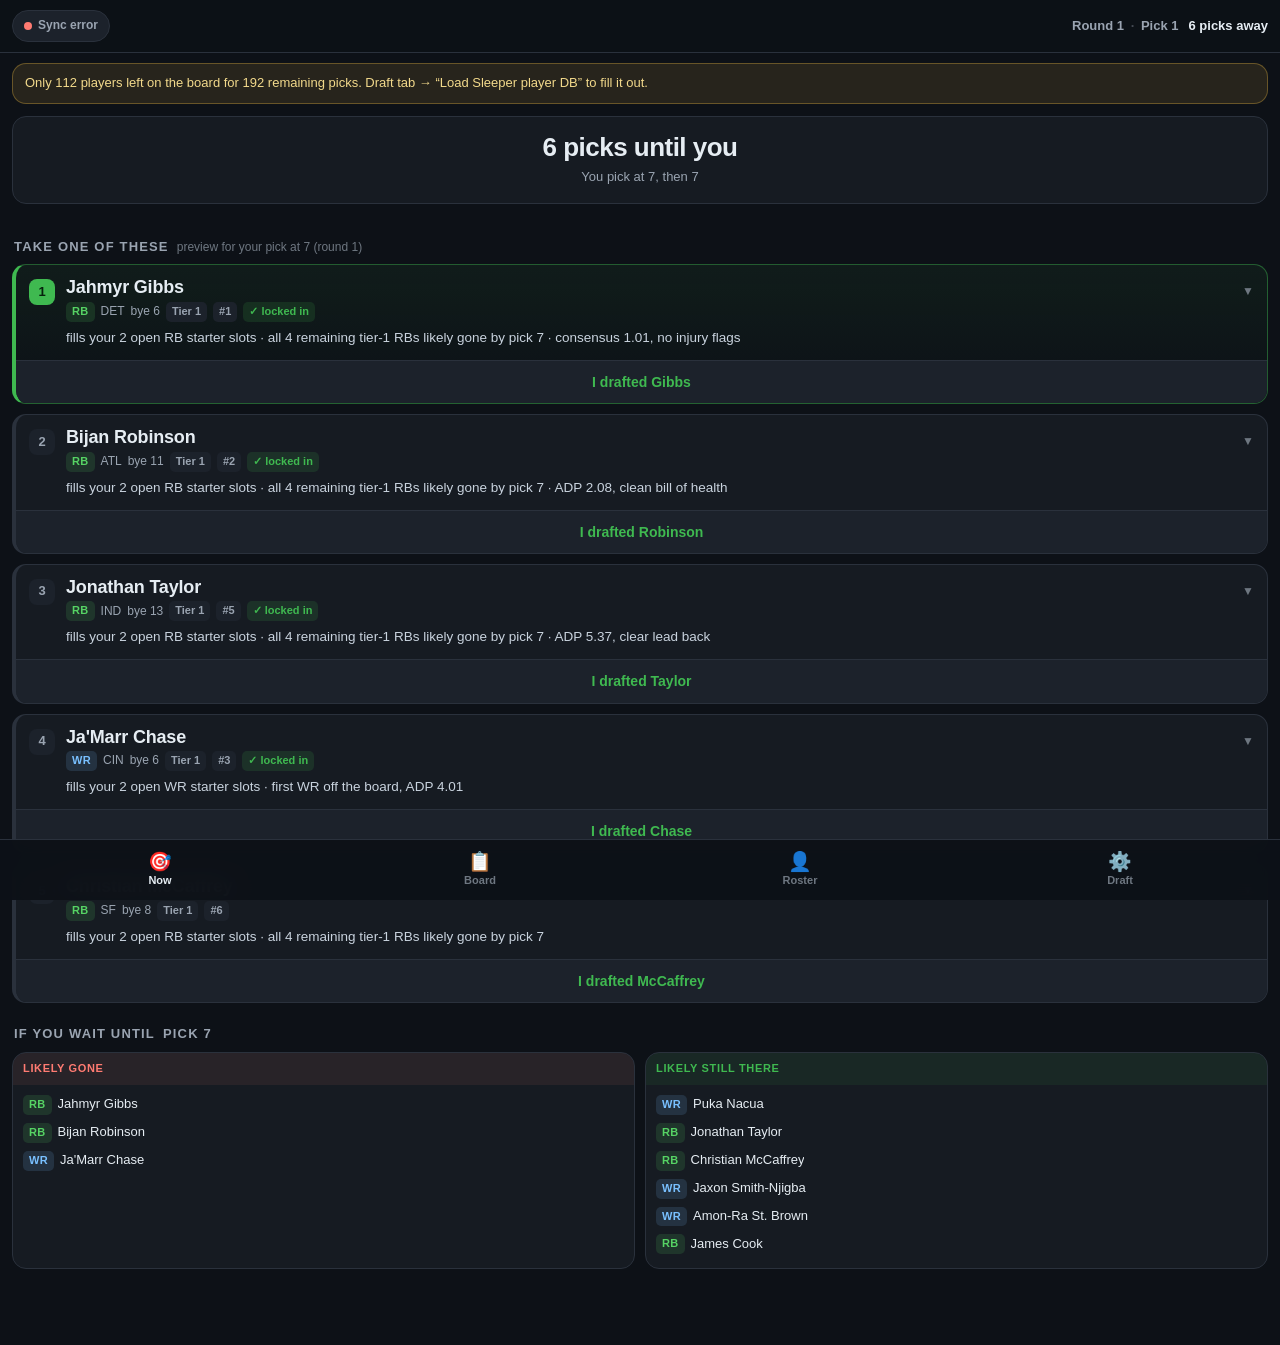
<file: index.html>
<!doctype html>
<html lang="en">
<head>
<meta charset="utf-8">
<meta name="viewport" content="width=device-width, initial-scale=1, viewport-fit=cover">
<meta name="theme-color" content="#0d1117">
<meta name="color-scheme" content="dark">
<title>Draft Room — hudgod</title>
<link rel="stylesheet" href="assets/app.css">
<link rel="icon" href="data:image/svg+xml,<svg xmlns='http://www.w3.org/2000/svg' viewBox='0 0 32 32'><text y='26' font-size='26'>🏈</text></svg>">
</head>
<body>

<header class="topbar">
  <button class="sync-chip" id="syncChip" type="button" aria-live="polite">
    <span class="dot" id="syncDot"></span><span id="syncLabel">Manual</span>
  </button>
  <div class="where">
    <span id="roundLabel">Round 1</span>
    <span class="sep">·</span>
    <span id="pickLabel">Pick 1</span>
  </div>
  <div class="turn" id="turnBox"><span id="turnText">—</span></div>
</header>

<div class="banner" id="banner" hidden></div>

<main id="main">

  <!-- ================= NOW ================= -->
  <section class="view" id="view-now">
    <div class="clockcard" id="clockCard">
      <div class="clock-main" id="clockMain">Waiting for the draft to start</div>
      <div class="clock-sub" id="clockSub">Your picks: 7, 18, 31, 42 …</div>
    </div>

    <div id="warnings" class="warnings"></div>

    <h2 class="sect">Take one of these <span class="sect-note" id="recContext"></span></h2>
    <div id="recList" class="reclist"></div>

    <h2 class="sect">If you wait until <span id="nextPickInline">—</span></h2>
    <div class="outlook">
      <div class="outlook-col">
        <div class="outlook-head gone">Likely GONE</div>
        <ul id="goneList" class="minilist"></ul>
      </div>
      <div class="outlook-col">
        <div class="outlook-head safe">Likely still there</div>
        <ul id="surviveList" class="minilist"></ul>
      </div>
    </div>
  </section>

  <!-- ================= BOARD ================= -->
  <section class="view" id="view-board" hidden>
    <div class="boardbar">
      <input type="search" id="boardSearch" class="search" placeholder="Search players…"
             autocomplete="off" autocorrect="off" spellcheck="false">
      <div class="chips" id="posChips">
        <button class="chip on" data-pos="ALL" type="button">All</button>
        <button class="chip" data-pos="RB" type="button">RB</button>
        <button class="chip" data-pos="WR" type="button">WR</button>
        <button class="chip" data-pos="TE" type="button">TE</button>
        <button class="chip" data-pos="QB" type="button">QB</button>
        <button class="chip" data-pos="K" type="button">K</button>
        <button class="chip" data-pos="DEF" type="button">DEF</button>
      </div>
      <div class="toggles">
        <label class="tog"><input type="checkbox" id="hideTaken" checked> Hide drafted</label>
        <label class="tog"><input type="checkbox" id="sortValue" checked> Sort by fit</label>
      </div>
    </div>
    <div id="boardList" class="boardlist"></div>
    <button class="ghost wide" id="boardMore" type="button" hidden>Show more</button>
  </section>

  <!-- ================= ROSTER ================= -->
  <section class="view" id="view-roster" hidden>
    <h2 class="sect">Starters</h2>
    <div id="starterGrid" class="starters"></div>
    <h2 class="sect">Bench <span class="sect-note" id="benchCount"></span></h2>
    <div id="benchList" class="benchlist"></div>
    <h2 class="sect">Bye weeks</h2>
    <div id="byeChart" class="byechart"></div>
    <p class="hint" id="byeHint"></p>
    <h2 class="sect">Position count</h2>
    <div id="posCounts" class="poscounts"></div>
    <div id="summary"></div>
  </section>

  <!-- ================= DRAFT / SETUP ================= -->
  <section class="view" id="view-draft" hidden>
    <h2 class="sect">Practice draft</h2>
    <div class="card">
      <div class="statusline" id="demoStatusLine"></div>
      <div class="btnrow">
        <button class="primary" id="btnDemo" type="button">Start practice draft</button>
      </div>
      <p class="hint">Runs a fake draft against the real board so you can rehearse
         before 9/6. The other 11 teams pick themselves; you pick on the Now tab.
         Your real draft is saved and restored when you stop.</p>
    </div>

    <h2 class="sect">Live sync</h2>
    <div class="card">
      <div class="statusline" id="syncStatusLine">Not connected</div>
      <label class="field"><span>Sleeper league ID</span>
        <input id="fLeague" inputmode="numeric" autocomplete="off"></label>
      <label class="field"><span>Sleeper username</span>
        <input id="fUser" autocomplete="off" autocapitalize="none"></label>
      <div class="row2">
        <label class="field"><span>My draft slot</span>
          <input id="fSlot" type="number" min="1" max="16" inputmode="numeric"></label>
        <label class="field"><span>Teams</span>
          <input id="fTeams" type="number" min="2" max="16" inputmode="numeric"></label>
      </div>
      <label class="field"><span>Draft ID (auto)</span>
        <input id="fDraft" autocomplete="off" placeholder="resolved on connect"></label>
      <label class="field"><span>Proxy base (only if direct calls fail)</span>
        <input id="fProxy" autocomplete="off" placeholder="leave empty — see server/proxy.mjs"></label>
      <label class="tog big"><input type="checkbox" id="fAuto"> Auto-sync picks from Sleeper</label>
      <div class="btnrow">
        <button class="primary" id="btnConnect" type="button">Connect</button>
        <button class="ghost" id="btnDiag" type="button">Test connection</button>
      </div>
      <div id="diagOut" class="diag"></div>
    </div>

    <h2 class="sect">Data</h2>
    <div class="card">
      <div class="statusline" id="dataStatusLine"></div>
      <div class="btnrow">
        <button class="primary" id="btnPlayers" type="button">Load Sleeper player DB</button>
      </div>
      <p class="hint">~5MB, once. Fills in every player's team and bye, adds ADP, and
         extends the board past the 93 players in the strategy doc. Do this on wifi
         the night before.</p>
      <div class="btnrow">
        <button class="ghost" id="btnPasteRanks" type="button">Paste fresh rankings</button>
        <button class="ghost" id="btnPasteNotes" type="button">Paste player notes</button>
        <button class="ghost" id="btnByes" type="button">Bye weeks</button>
      </div>
    </div>

    <h2 class="sect">Mark a pick by hand</h2>
    <div class="card">
      <input type="search" id="manualSearch" class="search" placeholder="Search a player who was just taken…"
             autocomplete="off" autocorrect="off" spellcheck="false">
      <div id="manualResults" class="manualresults"></div>
      <div class="btnrow">
        <button class="ghost" id="btnUnknown" type="button">Someone took a player not on my board</button>
        <button class="ghost" id="btnUndo" type="button">Undo last pick</button>
      </div>
    </div>

    <h2 class="sect">Pick log <span class="sect-note" id="logCount"></span></h2>
    <div id="pickLog" class="picklog"></div>

    <div class="card danger">
      <button class="ghost danger" id="btnReset" type="button">Reset draft (clears all picks)</button>
    </div>
    <p class="hint credit">Board: <span id="boardSrc"></span></p>
  </section>
</main>

<nav class="tabbar" id="tabbar">
  <button class="tab on" data-view="now" type="button"><span class="ti">🎯</span>Now</button>
  <button class="tab" data-view="board" type="button"><span class="ti">📋</span>Board</button>
  <button class="tab" data-view="roster" type="button"><span class="ti">👤</span>Roster</button>
  <button class="tab" data-view="draft" type="button"><span class="ti">⚙️</span>Draft</button>
</nav>

<div class="sheet" id="sheet" hidden>
  <div class="sheet-bg" data-close="1"></div>
  <div class="sheet-body" role="dialog" aria-modal="true">
    <div class="sheet-title" id="sheetTitle"></div>
    <div id="sheetContent"></div>
    <button class="ghost wide" data-close="1" type="button">Cancel</button>
  </div>
</div>

<script src="data/board.js"></script>
<script src="data/notes.js"></script>
<script src="assets/util.js"></script>
<script src="assets/engine.js"></script>
<script src="assets/state.js"></script>
<script src="assets/sleeper.js"></script>
<script src="assets/demo.js"></script>
<script src="assets/ui.js"></script>
<script src="assets/main.js"></script>
</body>
</html>
</file>
<file: assets/app.css>
/* Draft Room — dark, mobile-first, built for 60-second decisions.
   Priorities in order: legibility at arm's length, big tap targets, no layout
   shift when the board updates mid-glance. */

:root {
  --bg:#0d1117; --panel:#161b22; --panel2:#1c222b; --line:#2a313c;
  --text:#e6edf3; --dim:#9aa4b1; --dimmer:#6e7781;
  --qb:#c297ff; --rb:#56d364; --wr:#79c0ff; --te:#ffa657; --k:#a9b1ba; --def:#e3b341;
  --good:#3fb950; --warn:#e3b341; --bad:#ff7b72; --accent:#2f81f7;
  --radius:14px;
  --tabh:60px;
  --safe-b: env(safe-area-inset-bottom, 0px);
}

* { box-sizing:border-box; -webkit-tap-highlight-color:transparent; }
html,body { margin:0; padding:0; background:var(--bg); color:var(--text); }
body {
  font:16px/1.45 -apple-system, BlinkMacSystemFont, "Segoe UI", Roboto, "Helvetica Neue", Arial, sans-serif;
  padding-bottom:calc(var(--tabh) + var(--safe-b) + 8px);
  overscroll-behavior-y:contain;
}
button, input { font:inherit; color:inherit; }
h2.sect {
  font-size:13px; text-transform:uppercase; letter-spacing:.09em; color:var(--dim);
  margin:22px 14px 8px; font-weight:700; display:flex; gap:8px; align-items:baseline;
}
.sect-note { text-transform:none; letter-spacing:0; font-weight:400; color:var(--dimmer); font-size:12px; }
.hint { color:var(--dim); font-size:13px; margin:8px 14px; line-height:1.5; }
.hint.credit { font-size:11px; color:var(--dimmer); margin-bottom:24px; }

/* ---------- top bar ---------- */
.topbar {
  position:sticky; top:0; z-index:30; display:flex; align-items:center; gap:10px;
  padding:10px 12px calc(10px + env(safe-area-inset-top,0px));
  padding-top:calc(10px + env(safe-area-inset-top,0px));
  background:rgba(13,17,23,.94); backdrop-filter:blur(10px);
  border-bottom:1px solid var(--line);
}
.sync-chip {
  display:flex; align-items:center; gap:6px; background:var(--panel2); border:1px solid var(--line);
  border-radius:999px; padding:6px 11px; font-size:12px; font-weight:600; color:var(--dim);
  min-height:32px;
}
.dot { width:8px; height:8px; border-radius:50%; background:var(--dimmer); flex:none; }
.dot.live { background:var(--good); box-shadow:0 0 0 3px rgba(63,185,80,.18); animation:pulse 2s infinite; }
.dot.err  { background:var(--bad); }
.dot.conn { background:var(--warn); animation:pulse 1s infinite; }
@keyframes pulse { 50% { opacity:.45; } }
.where { font-size:13px; color:var(--dim); font-weight:600; margin-left:auto; white-space:nowrap; }
.where .sep { opacity:.4; margin:0 3px; }
.turn { font-size:13px; font-weight:800; white-space:nowrap; }
.turn.mine { color:var(--good); }
.turn.soon { color:var(--warn); }

/* ---------- banner ---------- */
.banner {
  margin:10px 12px 0; padding:10px 12px; border-radius:var(--radius); font-size:13px;
  background:rgba(227,179,65,.12); border:1px solid rgba(227,179,65,.35); color:#f2d98b;
}
.banner.bad { background:rgba(255,123,114,.12); border-color:rgba(255,123,114,.4); color:#ffb4ae; }

/* ---------- now: clock ---------- */
.clockcard {
  margin:12px; padding:16px; border-radius:var(--radius); background:var(--panel);
  border:1px solid var(--line); text-align:center;
}
.clockcard.mine { background:linear-gradient(180deg, rgba(63,185,80,.16), rgba(63,185,80,.05)); border-color:rgba(63,185,80,.5); }
.clockcard.urgent { background:linear-gradient(180deg, rgba(255,123,114,.18), rgba(255,123,114,.05)); border-color:rgba(255,123,114,.55); }
.clock-main { font-size:26px; font-weight:800; letter-spacing:-.02em; line-height:1.15; }
.clock-main .cd { font-variant-numeric:tabular-nums; }
.clock-sub { margin-top:5px; font-size:13px; color:var(--dim); }

/* ---------- warnings ---------- */
.warnings { display:flex; flex-direction:column; gap:6px; margin:0 12px; }
.warn-item {
  font-size:13px; padding:9px 12px; border-radius:10px; border-left:3px solid var(--warn);
  background:var(--panel); color:#f2d98b;
}
.warn-item.bad { border-left-color:var(--bad); color:#ffb4ae; }
.warn-item.info { border-left-color:var(--accent); color:#b6d4fe; }

/* ---------- recommendation cards ---------- */
.reclist { display:flex; flex-direction:column; gap:10px; margin:0 12px; }
.rec {
  background:var(--panel); border:1px solid var(--line); border-radius:var(--radius);
  overflow:hidden; border-left:4px solid var(--line);
}
.rec.top { border-color:rgba(63,185,80,.45); border-left-color:var(--good); background:linear-gradient(180deg,rgba(63,185,80,.07),transparent); }
.rec-main { display:flex; align-items:flex-start; gap:11px; padding:12px 13px; width:100%; text-align:left; background:none; border:0; }
.rec-num {
  flex:none; width:26px; height:26px; border-radius:8px; background:var(--panel2);
  display:grid; place-items:center; font-size:13px; font-weight:800; color:var(--dim); margin-top:2px;
}
.rec.top .rec-num { background:var(--good); color:#06210c; }
.rec-body { flex:1; min-width:0; }
.rec-name { font-size:18px; font-weight:700; letter-spacing:-.01em; line-height:1.2; }
.rec-meta { margin-top:3px; display:flex; flex-wrap:wrap; gap:6px; align-items:center; font-size:12px; color:var(--dim); }
.rec-why { margin-top:7px; font-size:13.5px; color:#c9d3de; line-height:1.4; }
.rec-chev { flex:none; color:var(--dimmer); font-size:12px; margin-top:6px; }
.rec-take {
  display:block; width:100%; padding:11px; background:var(--panel2); border:0;
  border-top:1px solid var(--line); color:var(--good); font-weight:700; font-size:14px;
}
.rec-take:active { background:#232a34; }
.rec-detail { padding:0 13px 13px; font-size:12.5px; color:var(--dim); }
.rec-detail table { width:100%; border-collapse:collapse; }
.rec-detail td { padding:3px 0; }
.rec-detail td:last-child { text-align:right; font-variant-numeric:tabular-nums; color:var(--text); }

/* position + tier chips */
.pos { font-weight:800; font-size:11px; padding:2px 6px; border-radius:5px; letter-spacing:.03em; }
.pos.QB { color:var(--qb); background:rgba(194,151,255,.14); }
.pos.RB { color:var(--rb); background:rgba(86,211,100,.14); }
.pos.WR { color:var(--wr); background:rgba(121,192,255,.14); }
.pos.TE { color:var(--te); background:rgba(255,166,87,.14); }
.pos.K  { color:var(--k);  background:rgba(169,177,186,.14); }
.pos.DEF{ color:var(--def);background:rgba(227,179,65,.14); }
.tierchip { font-size:11px; padding:2px 6px; border-radius:5px; background:var(--panel2); color:var(--dim); font-weight:600; }
.badge { font-size:11px; font-weight:700; padding:2px 6px; border-radius:5px; }
.badge.value { color:var(--good); background:rgba(63,185,80,.14); }
.badge.reach { color:var(--warn); background:rgba(227,179,65,.14); }
.badge.flag  { color:var(--bad);  background:rgba(255,123,114,.14); }
.badge.up    { color:var(--good); background:rgba(63,185,80,.14); }

/* ---------- outlook ---------- */
.outlook { display:grid; grid-template-columns:1fr 1fr; gap:10px; margin:0 12px 8px; }
.outlook-col { background:var(--panel); border:1px solid var(--line); border-radius:var(--radius); overflow:hidden; }
.outlook-head { font-size:11px; font-weight:800; letter-spacing:.06em; padding:8px 10px; text-transform:uppercase; }
.outlook-head.gone { color:var(--bad); background:rgba(255,123,114,.08); }
.outlook-head.safe { color:var(--good); background:rgba(63,185,80,.08); }
.minilist { list-style:none; margin:0; padding:6px 10px 10px; }
.minilist li { font-size:13px; padding:4px 0; display:flex; gap:6px; align-items:center; min-width:0; }
.minilist .nm { overflow:hidden; text-overflow:ellipsis; white-space:nowrap; }

/* ---------- board ---------- */
.boardbar { position:sticky; top:0; z-index:20; background:var(--bg); padding:10px 12px 8px; border-bottom:1px solid var(--line); }
.search {
  width:100%; padding:11px 13px; border-radius:11px; background:var(--panel2);
  border:1px solid var(--line); outline:none; font-size:16px;
}
.search:focus { border-color:var(--accent); }
.chips { display:flex; gap:6px; margin-top:9px; overflow-x:auto; scrollbar-width:none; padding-bottom:2px; }
.chips::-webkit-scrollbar { display:none; }
.chip {
  flex:none; padding:7px 13px; border-radius:999px; background:var(--panel2);
  border:1px solid var(--line); color:var(--dim); font-size:13px; font-weight:700; min-height:34px;
}
.chip.on { background:var(--text); color:var(--bg); border-color:var(--text); }
.toggles { display:flex; gap:16px; margin-top:9px; }
.tog { font-size:12.5px; color:var(--dim); display:flex; align-items:center; gap:6px; }
.tog.big { font-size:14px; color:var(--text); padding:8px 0; }
.tog input { width:17px; height:17px; accent-color:var(--accent); }

.boardlist { padding:6px 12px 0; }
.tierhead {
  display:flex; justify-content:space-between; align-items:baseline; gap:8px;
  font-size:11px; font-weight:800; letter-spacing:.07em; text-transform:uppercase;
  color:var(--dim); margin:14px 0 5px; padding-bottom:4px; border-bottom:1px solid var(--line);
}
.tierhead .cnt { font-weight:600; color:var(--dimmer); letter-spacing:0; text-transform:none; }
.prow {
  display:flex; align-items:center; gap:10px; width:100%; text-align:left;
  padding:10px 4px; background:none; border:0; border-bottom:1px solid rgba(42,49,60,.5); min-height:52px;
}
.prow:active { background:var(--panel); }
.prow.taken { opacity:.34; }
.prow.taken .prow-name { text-decoration:line-through; }
.prow.mine { background:rgba(63,185,80,.08); }
.prow-rank { flex:none; width:30px; font-size:12px; color:var(--dimmer); font-variant-numeric:tabular-nums; }
.prow-body { flex:1; min-width:0; }
.prow-name { font-size:15.5px; font-weight:600; white-space:nowrap; overflow:hidden; text-overflow:ellipsis; }
.prow-sub { font-size:11.5px; color:var(--dim); display:flex; gap:6px; align-items:center; margin-top:2px; }
.prow-right { flex:none; display:flex; gap:5px; align-items:center; }

/* ---------- roster ---------- */
.starters { display:flex; flex-direction:column; gap:6px; margin:0 12px; }
.slot {
  display:flex; align-items:center; gap:10px; padding:11px 12px; border-radius:11px;
  background:var(--panel); border:1px solid var(--line); min-height:52px;
}
.slot.empty { border-style:dashed; opacity:.75; }
.slot-tag { flex:none; width:46px; font-size:11px; font-weight:800; color:var(--dim); letter-spacing:.04em; }
.slot-name { flex:1; min-width:0; font-size:15px; font-weight:600; white-space:nowrap; overflow:hidden; text-overflow:ellipsis; }
.slot.empty .slot-name { color:var(--dimmer); font-weight:500; font-style:italic; }
.benchlist { display:flex; flex-direction:column; gap:5px; margin:0 12px; }
.benchrow { display:flex; align-items:center; gap:9px; padding:9px 12px; background:var(--panel); border-radius:10px; font-size:14px; }
.byechart { display:flex; gap:5px; margin:0 12px; align-items:flex-end; height:96px; }
.byecol { flex:1; display:flex; flex-direction:column; justify-content:flex-end; align-items:center; gap:4px; height:100%; }
.byebar { width:100%; background:var(--panel2); border-radius:5px 5px 0 0; min-height:3px; }
.byebar.hot { background:var(--bad); }
.byebar.warm { background:var(--warn); }
.byebar.ok { background:var(--accent); }
.byelab { font-size:10px; color:var(--dimmer); }
.byeval { font-size:11px; color:var(--dim); font-weight:700; }
.poscounts { display:grid; grid-template-columns:repeat(3,1fr); gap:8px; margin:0 12px; }
.pcard { background:var(--panel); border:1px solid var(--line); border-radius:11px; padding:10px; text-align:center; }
.pcard .n { font-size:22px; font-weight:800; line-height:1; }
.pcard .l { font-size:11px; color:var(--dim); margin-top:4px; font-weight:700; }
.pcard .t { font-size:10px; color:var(--dimmer); margin-top:2px; }
.pcard.short { border-color:rgba(227,179,65,.5); }
.pcard.over  { border-color:rgba(255,123,114,.4); }

/* ---------- cards / forms ---------- */
.card { margin:0 12px; padding:13px; background:var(--panel); border:1px solid var(--line); border-radius:var(--radius); }
.card + .card { margin-top:10px; }
.card.danger { margin-top:22px; border-color:rgba(255,123,114,.3); }
.statusline { font-size:13px; color:var(--dim); margin-bottom:10px; }
.field { display:block; margin-bottom:10px; }
.field span { display:block; font-size:11.5px; color:var(--dim); margin-bottom:4px; font-weight:600; text-transform:uppercase; letter-spacing:.05em; }
.field input {
  width:100%; padding:10px 12px; border-radius:10px; background:var(--panel2);
  border:1px solid var(--line); outline:none; font-size:16px;
}
.field input:focus { border-color:var(--accent); }
.row2 { display:grid; grid-template-columns:1fr 1fr; gap:10px; }
.btnrow { display:flex; gap:8px; flex-wrap:wrap; margin-top:8px; }
.primary, .ghost {
  flex:1; min-width:130px; min-height:46px; padding:11px 14px; border-radius:11px;
  font-weight:700; font-size:14.5px; border:1px solid var(--line); background:var(--panel2); color:var(--text);
}
.primary { background:var(--accent); border-color:var(--accent); color:#fff; }
.primary:disabled { opacity:.5; }
.ghost.danger { color:var(--bad); border-color:rgba(255,123,114,.35); }
.wide { width:100%; margin:10px 12px; width:calc(100% - 24px); }
.diag { margin-top:10px; font-size:12.5px; display:flex; flex-direction:column; gap:5px; }
.diag div { padding-left:18px; position:relative; color:var(--dim); line-height:1.45; }
.diag div::before { position:absolute; left:0; }
.diag div.ok::before { content:"✓"; color:var(--good); }
.diag div.no::before { content:"✕"; color:var(--bad); }

.manualresults { display:flex; flex-direction:column; margin-top:6px; }
.picklog { margin:0 12px; display:flex; flex-direction:column; gap:4px; }
.logrow { display:flex; align-items:center; gap:9px; padding:8px 11px; background:var(--panel); border-radius:9px; font-size:13px; }
.logrow.mine { background:rgba(63,185,80,.1); }
.logrow .pn { flex:none; width:44px; color:var(--dimmer); font-size:11px; font-variant-numeric:tabular-nums; }
.logrow .who { flex:none; font-size:11px; color:var(--dim); }
.logrow .nm { flex:1; min-width:0; overflow:hidden; text-overflow:ellipsis; white-space:nowrap; }

/* ---------- tab bar ---------- */
.tabbar {
  position:fixed; left:0; right:0; bottom:0; z-index:40; display:flex;
  background:rgba(13,17,23,.96); backdrop-filter:blur(12px); border-top:1px solid var(--line);
  padding-bottom:var(--safe-b);
}
.tab {
  flex:1; display:flex; flex-direction:column; align-items:center; justify-content:center; gap:2px;
  height:var(--tabh); background:none; border:0; color:var(--dimmer); font-size:11px; font-weight:700;
}
.tab .ti { font-size:19px; line-height:1; }
.tab.on { color:var(--text); }
.tab.on .ti { filter:none; }

/* ---------- sheet ---------- */
.sheet { position:fixed; inset:0; z-index:60; display:flex; align-items:flex-end; }
/* `hidden` must beat the display rule above, or the invisible overlay eats
   every tap on the page. */
.sheet[hidden], [hidden] { display:none !important; }
.sheet-bg { position:absolute; inset:0; background:rgba(0,0,0,.6); }
.sheet-body {
  position:relative; width:100%; background:var(--panel); border-radius:18px 18px 0 0;
  padding:16px 14px calc(16px + var(--safe-b)); border-top:1px solid var(--line);
  max-height:86vh; overflow-y:auto;
}
.sheet-title { font-size:17px; font-weight:800; margin-bottom:4px; }
.sheet-sub { font-size:13px; color:var(--dim); margin-bottom:12px; }
.sheet textarea {
  width:100%; min-height:170px; padding:11px; border-radius:11px; background:var(--panel2);
  border:1px solid var(--line); color:var(--text); font:13px/1.5 ui-monospace, SFMono-Regular, Menlo, monospace;
  outline:none; resize:vertical;
}
.sheet .opt {
  display:block; width:100%; text-align:left; padding:14px 13px; margin-bottom:7px; border-radius:11px;
  background:var(--panel2); border:1px solid var(--line); font-size:15px; font-weight:600; min-height:50px;
}
.sheet .opt.go { border-color:rgba(63,185,80,.4); color:var(--good); }

.empty { text-align:center; color:var(--dim); font-size:14px; padding:26px 20px; line-height:1.6; }
</file>
